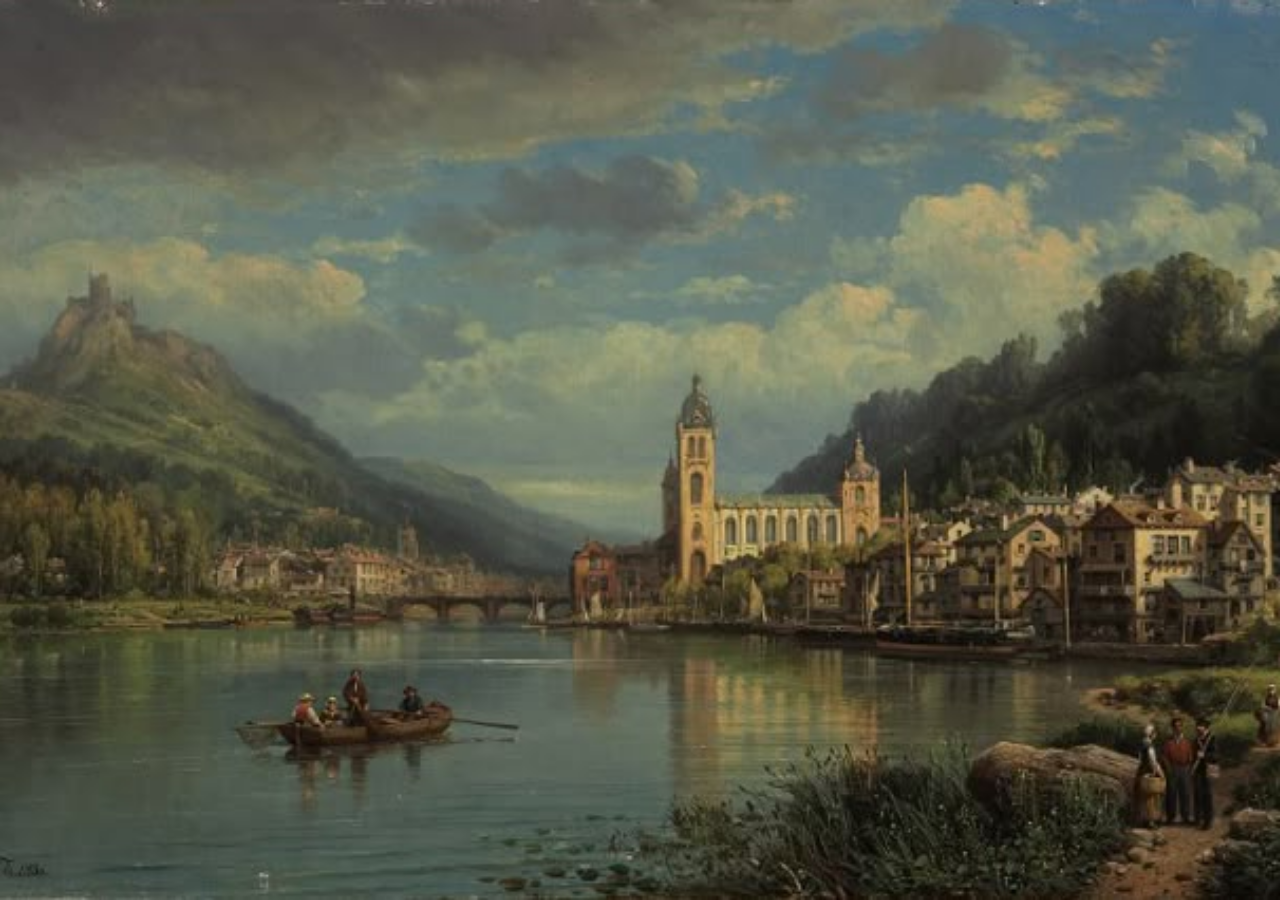
<file: About.html>
<!DOCTYPE html>
<html lang="en">
<head>
  <meta charset="UTF-8" />
  <title>About - Dhota CV</title>
  <link rel="stylesheet" href="Home.css" />
</head>
<body>
  <div class="container">
    <header class="animated">
      <a href="Home.html" class="logo">Portofolio</a>
      <nav class="navbar">
        <a href="Home.html">Home</a>
        <a href="about.html" class="active">About</a>
        <a href="portofolio.html">Portofolio</a>
        <a href="service.html">Service</a>
        <a href="contact.html">Contact</a>
      </nav>
    </header>

    <section class="home animated">
      
      <section class="about-section">
        <div class="about-content">
            <h1>About Me</h1>
            <p>Saya adalah seorang Frontend Developer yang menyukai desain bersih dan fungsional. Saya memiliki pengalaman dalam membangun website interaktif dengan HTML, CSS, dan JavaScript.</p>

            <ul class="about-list">
            <li><strong>Asal:</strong> Indonesia</li>
            <li><strong>Pendidikan:</strong> Teknik Informatika</li>
            <li><strong>Minat:</strong> UI/UX, Web Design, Mobile Development</li>
            </ul>

                <a href="mailto:dhotaaa124@gmail.com?subject=Kontak%20dari%20Portofolio&body=Halo%20Dhota%2C%20saya%20tertarik%20dengan%20portofolio%20Anda." class="btn">Hubungi Saya</a>
            </div>

            <div class="about-photo">
                <img src="foto-about.jpg" alt="Foto Dhota">
            </div>
        </section>

    </section>

    
  </div>
</body>
</html>
</file>
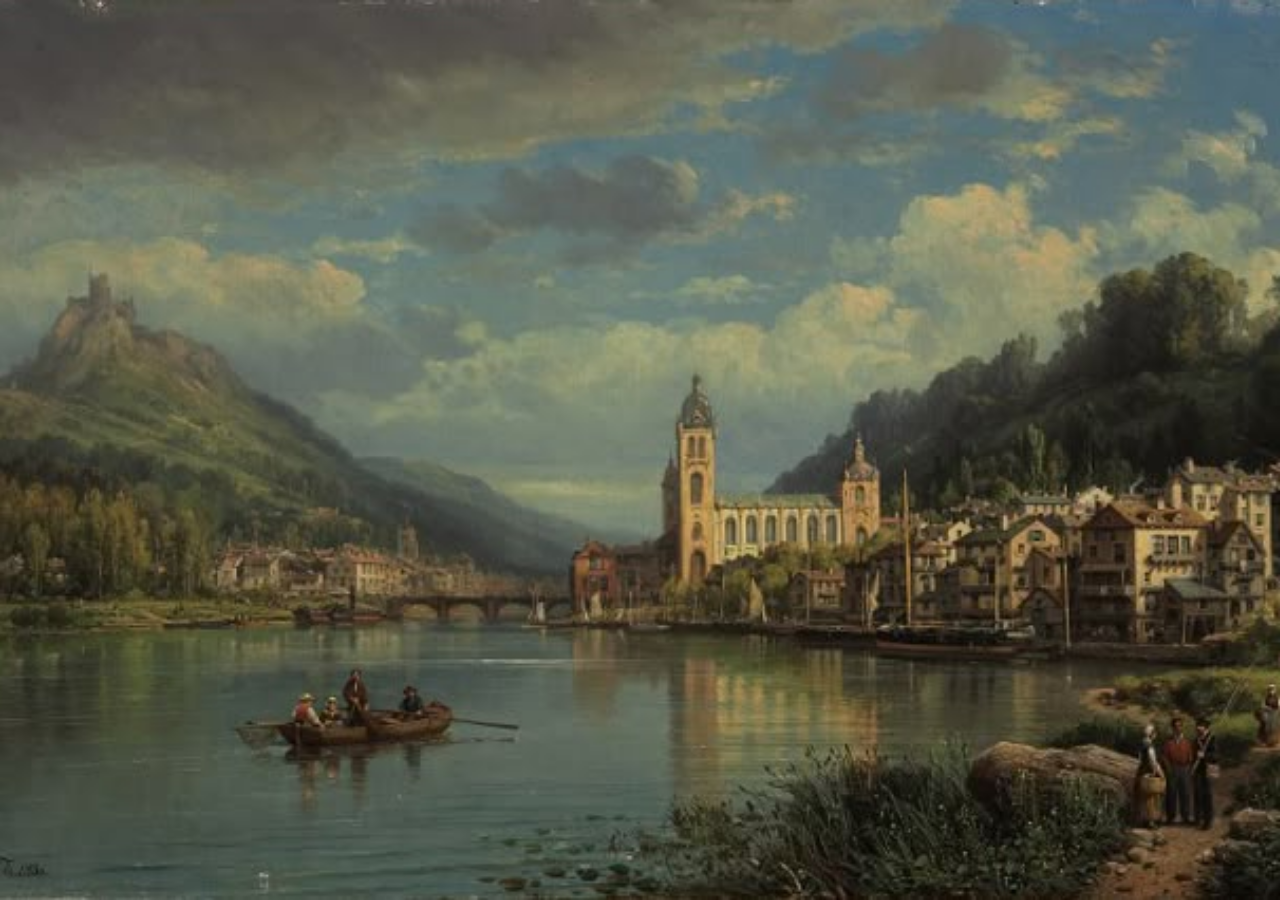
<file: Service.html>
<!DOCTYPE html>
<html lang="en">
<head>
  <meta charset="UTF-8" />
  <title>About - Dhota CV</title>
  <link rel="stylesheet" href="Home.css" />
</head>
<body>
  <div class="container">
    <header class="animated">
      <a href="Home.html" class="logo">Portofolio</a>
      <nav class="navbar">
        <a href="Home.html">Home</a>
        <a href="about.html">About</a>
        <a href="portofolio.html">Portofolio</a>
        <a href="service.html" class="active">Service</a>
        <a href="contact.html">Contact</a>
      </nav>
    </header>

    <section class="home animated">
        <section class="service-section">
            <h2>My Services</h2>
                <div class="service-grid">
                    <div class="service-card">
                        <i class="ri-code-s-slash-line"></i>
                        <h3>Web Development</h3>
                        <p>Membangun website yang responsif dan cepat menggunakan teknologi modern.</p>
                    </div>
                    <div class="service-card">
                        <i class="ri-paint-brush-line"></i>
                        <h3>UI/UX Design</h3>
                        <p>Desain antarmuka pengguna yang estetis dan ramah pengguna.</p>
                    </div>
                    <div class="service-card">
                        <i class="ri-smartphone-line"></i>
                        <h3>Mobile Design</h3>
                        <p>Desain tampilan aplikasi mobile dengan pendekatan minimalis dan modern.</p>
                    </div>
                </div>
        </section>

    </section>
  </div>
</body>
</html>
</file>
<file: Home.css>
* {
    margin: 0;
    padding: 0;
    box-sizing: border-box;
    font-family: "Poppins", sans-serif;
}

body {
    height: 100vh;
    background: url("Background\ cv.jpg") no-repeat center / cover;
    padding: 50px 5%;
}

.container {
    position: relative;
    height: 100%;
    background: rgba(255, 255, 255, .1);
    border: 2px solid rgba(255, 255, 255, .2);
    border-radius: 30px;
    backdrop-filter: blur(30px);
    transform: scale(0);
    animation: zoom-in 1s ease forwards;
}

@keyframes zoom-in {
    100% {
        transform: scale(1);
    }
}

header {
    position: absolute;
    top:0;
    left:0;
    width:100%;
    padding:25px 5%;
    display: flex;
    justify-content: space-between;
    align-items: center;
    z-index: 100;
}

.animated {
    transform: translateY(30px);
    opacity: 0;
    animation: slide-in 1s ease forwards;
    animation-delay: 0.7s;
}

@keyframes slide-in {
    100% {
        transform: translateY(0);
        opacity: 1;
    }
}

.logo {
    font-size: 25px;
    color:#fff;
    text-decoration: none;
    font-weight: 600;
}

.navbar a {
    font-size: 18px;
    color: #fff;
    text-decoration: none;
    font-weight: 500;
    margin-left: 35px;
    border-bottom: 2px solid transparent;
    transition: .5s;
}

.navbar a:hover,
.navbar a.active {
    border-color: #fff;
}

.home {
    display: flex;
    align-items: center;
    height: 100%;
    gap: 50px;
    padding: 50px 5% 0;
    color: #fff;
    animation-delay: 1s;
}

.home-detail h1{
    font-size: 55px;
    line-height: 1;
}

.home-detail h2{
    font-size: 32px;
}

.home-detail p {
    margin: 10px 0 20px;
}

.home-detail .download-social {
    display: flex;
    align-items: center;
}

.btn {
    display: inline-block;
    padding: 10px 30px;
    background: #fff;
    border: 2px solid #fff;
    border-radius: 40px;
    box-shadow: 0 0 10px #fff;
    color: #333;
    text-decoration: none;
    font-weight: 500;
    transition: .5s;
}

.btn:hover {
    background: transparent;
    box-shadow: none;
    color: #fff;
}

.home-detail .social-icons {
    margin-left: 20px;
}

.home-detail .social-icons a {
    display: inline-flex;
    padding: 10px;
    border: 2px solid #fff;
    border-radius: 50%;
    font-size: 30px;
    color: white;
    text-decoration: none;
    margin: 0 8px;
    transition: .5s;
}

.home-detail .social-icons a:hover{
    background: #111;
    box-shadow: 0 0 10px #fff;
    color: #fdfdfd;
}

.home-img .img-box {
    position: relative;
    width: 20vw;
    height: 20vw;
    border: 2px solid #fff;
    border-radius: 50%;
    box-shadow: 0 0 20px #fff;
    overflow: hidden;
}

.home-img .img-box img {
    position: absolute;
    display: block;
    width: 100%;
    object-fit: cover;
}

.about-section {
  display: flex;
  align-items: center;
  justify-content: space-between;
  gap: 50px;
  padding: 80px 5%;
  color: white;
}

.about-content {
  max-width: 600px;
}

.about-content h1 {
  font-size: 48px;
  margin-bottom: 10px;
}

.about-content h2 {
  font-size: 32px;
  margin-bottom: 20px;
}

.about-content p {
  font-size: 18px;
  line-height: 1.6;
  margin-bottom: 20px;
}

.about-list {
  list-style: none;
  padding-left: 15px;

  margin-bottom: 20px;
}

.about-list li {
  margin-bottom: 10px;
  font-size: 14px;
}

.about-photo {
    padding: 25px;
    text-align: center;
}

.about-photo img {
  width: 300px;
  height: 400px;
  object-fit: cover;
  border-radius: 0;
  border: 4px solid white;
  box-shadow: 0 0 20px white;
  margin-left: 100px;
}

.contact-section {
  display: flex;
  justify-content: space-between;
  padding: 80px 5%;
  gap: 50px;
  color: white;
}

.contact-form, .contact-info {
  flex: 1;
}

.contact-form h2,
.contact-info h2 {
  font-size: 36px;
  margin-bottom: 20px;
}

.contact-form form input,
.contact-form form textarea {
  width: 100%;
  padding: 15px;
  margin-bottom: 15px;
  border-radius: 8px;
  border: none;
  outline: none;
  background: rgba(255, 255, 255, 0.2);
  color: white;
  font-size: 16px;
}

.contact-form form input::placeholder,
.contact-form form textarea::placeholder {
  color: #ccc;
}

.contact-form .btn {
  padding: 10px 30px;
  background: #fff;
  border: none;
  color: #333;
  font-weight: 500;
  border-radius: 40px;
  cursor: pointer;
}

.contact-form .btn:hover {
  background: transparent;
  color: white;
  border: 2px solid white;
}

.contact-info p {
  font-size: 16px;
  margin-bottom: 10px;
}

.contact-info .social-icons a {
  margin-right: 10px;
  font-size: 24px;
  color: white;
  text-decoration: none;
  transition: 0.3s;
}

.contact-info .social-icons a:hover {
  color: yellow;
}

.portfolio-section {
  padding: 80px 5%;
  color: white;
  text-align: center;
}

.portfolio-section h2 {
  font-size: 40px;
  margin-bottom: 40px;
  text-align: left;
}

.portfolio-grid {
  display: grid;
  grid-template-columns: repeat(auto-fit, minmax(250px, 1fr));
  gap: 30px;
}

.portfolio-card {
  background: rgba(255, 255, 255, 0.1);
  border: 2px solid rgba(255, 255, 255, 0.2);
  border-radius: 20px;
  padding: 20px;
  backdrop-filter: blur(10px);
  transition: 0.3s ease;
  display: flex;
  justify-content: start; /*mulai dari kiri*/
}

.portfolio-card:hover {
  transform: translateY(-10px);
  box-shadow: 0 0 20px #fff;
}

.portfolio-card img {
  width: 100%;
  border-radius: 10px;
  margin-bottom: 15px;
}

.service-section {
  padding: 80px 5%;
  color: white;
  text-align: center;
}

.service-section h2 {
  font-size: 40px;
  margin-bottom: 40px;
  text-align: left;
}

.service-grid {
  display: grid;
  grid-template-columns: repeat(auto-fit, minmax(250px, 1fr));
  gap: 30px;
}

.service-card {
  background: rgba(255, 255, 255, 0.1);
  padding: 30px;
  border-radius: 20px;
  border: 1px solid rgba(255,255,255,0.2);
  transition: 0.3s;
}

.service-card:hover {
  transform: scale(1.05);
  box-shadow: 0 0 15px #fff;
}

.service-card i {
  font-size: 40px;
  color: #fdd835;
  margin-bottom: 20px;
}
</file>
